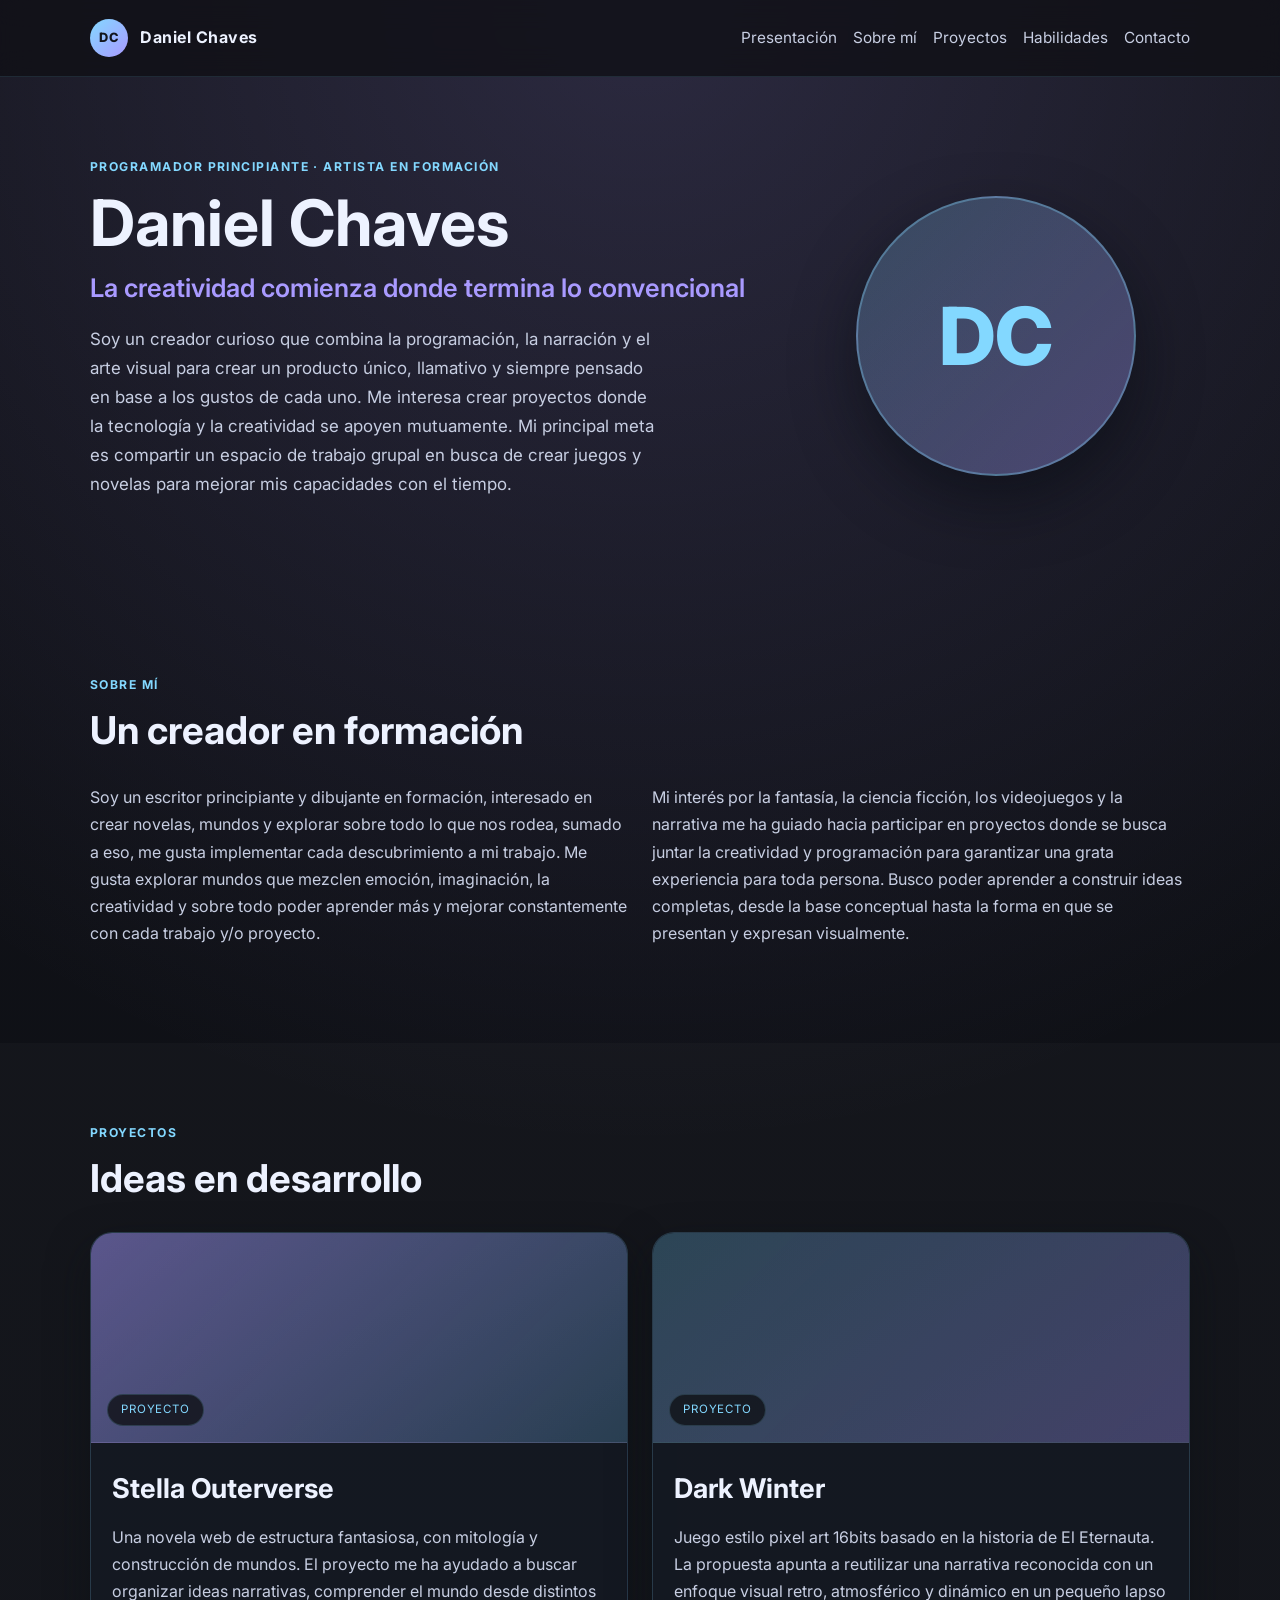
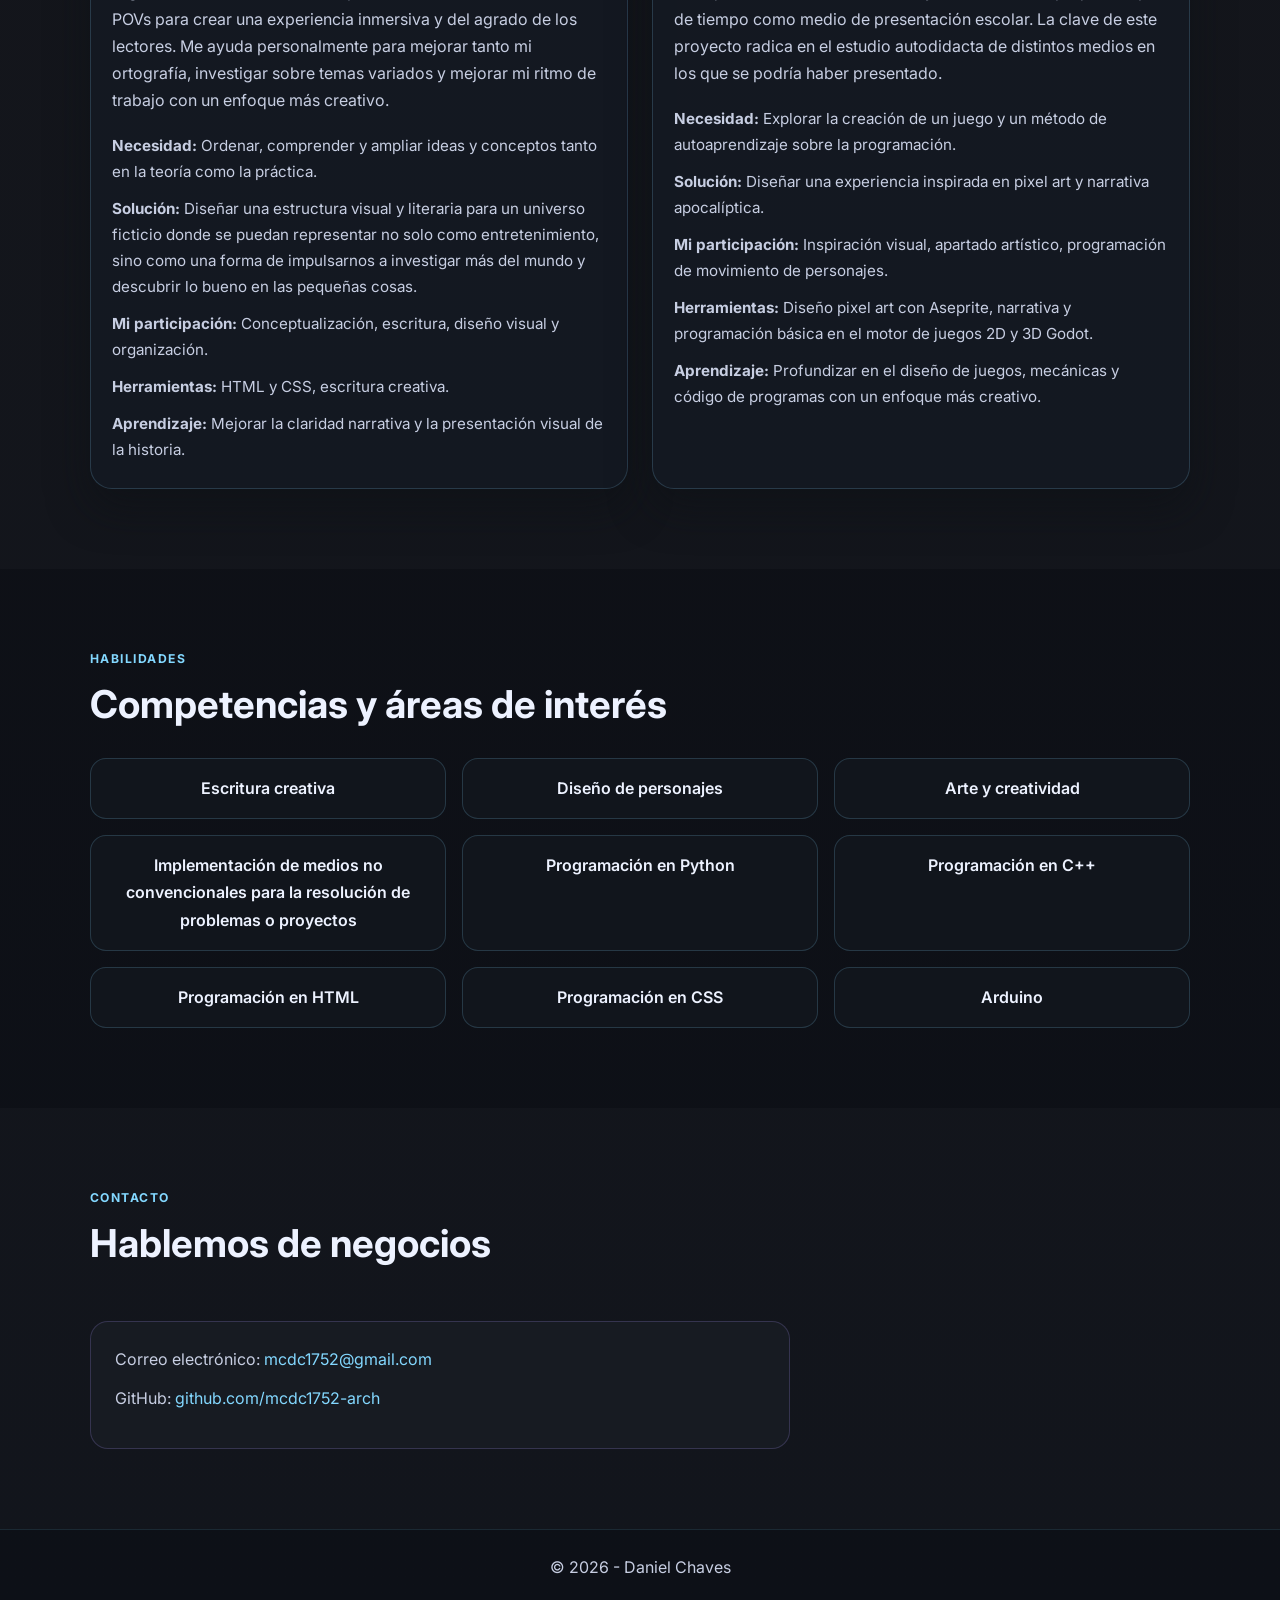
<file: index.html>
<!DOCTYPE html>

<html lang="es">
  <head>
    <meta charset="UTF-8" />
    <meta name="viewport" content="width=device-width, initial-scale=1.0" />
    <meta
      name="description"
      content="Portfolio personal. Programador principiante y artista en formación."
    />
    <title>Daniel Chaves | Portfolio</title>
    <link rel="preconnect" href="https://fonts.googleapis.com" />
    <link rel="preconnect" href="https://fonts.gstatic.com" crossorigin />
    <link
      href="https://fonts.googleapis.com/css2?family=Inter:wght@400;500;600;700;800&display=swap"
      rel="stylesheet"
    />
    <link rel="stylesheet" href="styles.css">
  </head>
  <body>
    <header class="site-header">
      <div class="container header-inner">
        <a class="brand" href="#presentacion" aria-label="Ir a la presentación">
          <span class="brand-mark">DC</span>
          <span>Daniel Chaves</span>
        </a>

        <nav aria-label="Navegación principal">
          <ul class="nav-list">
            <li><a href="#presentacion">Presentación</a></li>
            <li><a href="#sobremi">Sobre mí</a></li>
            <li><a href="#proyectos">Proyectos</a></li>
            <li><a href="#habilidades">Habilidades</a></li>
            <li><a href="#contacto">Contacto</a></li>
          </ul>
        </nav>
      </div>
    </header>

    <main>
      <section id="presentacion" class="hero section-shell">
        <div class="container hero-layout">
          <div class="hero-copy">
            <p class="eyebrow">Programador principiante · Artista en formación</p>
            <h1>Daniel Chaves</h1>
            <p class="tagline">La creatividad comienza donde termina lo convencional</p>
            <p class="intro">
              Soy un creador curioso que combina la programación, la narración y el arte visual para crear un producto único, llamativo y siempre pensado en base a los gustos de cada uno. Me interesa crear proyectos donde la
              tecnología y la creatividad se apoyen mutuamente.
              Mi principal meta es compartir un espacio de trabajo grupal en busca de crear juegos y novelas para mejorar mis capacidades con el tiempo.
            </p>
          </div>

          <div class="hero-visual" aria-label="Avatar con las iniciales DC">
            <div class="avatar" aria-hidden="true">DC</div>
          </div>
        </div>
      </section>

      <section id="sobremi" class="section-shell">
        <div class="container section-inner">
          <div class="section-heading">
            <p class="eyebrow">Sobre mí</p>
            <h2>Un creador en formación</h2>
          </div>

          <div class="about-grid">
            <p>
              Soy un escritor principiante y dibujante en formación, interesado en crear novelas, mundos y explorar sobre todo lo que nos rodea, sumado a eso, me gusta implementar cada descubrimiento a mi trabajo. Me gusta explorar mundos que
              mezclen emoción, imaginación, la creatividad y sobre todo poder aprender más y mejorar constantemente con cada trabajo y/o proyecto.
            </p>

            <p>
              Mi interés por la fantasía, la ciencia ficción, los videojuegos y la narrativa me ha guiado
              hacia participar en proyectos donde se busca juntar la creatividad y programación para garantizar
              una grata experiencia para toda persona.
              Busco poder aprender a construir ideas completas, desde la base conceptual hasta la forma en
              que se presentan y expresan visualmente.
            </p>
          </div>
        </div>
      </section>

      <section id="proyectos" class="section-shell section-alt">
        <div class="container">
          <div class="section-heading">
            <p class="eyebrow">Proyectos</p>
            <h2>Ideas en desarrollo</h2>
          </div>

          <div class="projects-grid">
            <article class="project-card">
              <div class="project-visual visual-stella" aria-label="Ilustración conceptual de Stella Outerverse"></div>

              <div class="project-body">
                <h3>Stella Outerverse</h3>
                <p>
                  Una novela web de estructura fantasiosa, con mitología y construcción de
                  mundos. El proyecto me ha ayudado a buscar organizar ideas narrativas, comprender el mundo desde distintos POVs
                  para crear una experiencia inmersiva y del agrado de los lectores. Me ayuda personalmente para mejorar tanto mi ortografía,
                  investigar sobre temas variados y mejorar mi ritmo de trabajo con un enfoque más creativo.
                </p>

                <div class="project-meta">
                  <span><strong>Necesidad:</strong> Ordenar, comprender y ampliar ideas y conceptos tanto en la teoría como la práctica.</span>
                  <span><strong>Solución:</strong> Diseñar una estructura visual y literaria para un universo ficticio donde se puedan representar no solo como entretenimiento, sino como una forma de impulsarnos a investigar más del mundo y descubrir lo bueno en las pequeñas cosas.</span>
                  <span><strong>Mi participación:</strong> Conceptualización, escritura, diseño visual y organización.</span>
                  <span><strong>Herramientas:</strong> HTML y CSS, escritura creativa.</span>
                  <span><strong>Aprendizaje:</strong> Mejorar la claridad narrativa y la presentación visual de la historia.</span>
                </div>
              </div>
            </article>

            <article class="project-card">
              <div class="project-visual visual-dark-winter" aria-label="Ilustración conceptual de Dark Winter"></div>

              <div class="project-body">
                <h3>Dark Winter</h3>
                <p>
                  Juego estilo pixel art 16bits basado en la historia de El Eternauta. La propuesta
                  apunta a reutilizar una narrativa reconocida con un enfoque visual retro, atmosférico y
                  dinámico en un pequeño lapso de tiempo como medio de presentación escolar.
                  La clave de este proyecto radica en el estudio autodidacta de distintos medios en los que se podría haber presentado.
                </p>

                <div class="project-meta">
                  <span><strong>Necesidad:</strong> Explorar la creación de un juego y un método de autoaprendizaje sobre la programación.</span>
                  <span><strong>Solución:</strong> Diseñar una experiencia inspirada en pixel art y narrativa apocalíptica.</span>
                  <span><strong>Mi participación:</strong> Inspiración visual, apartado artístico, programación de movimiento de personajes.</span>
                  <span><strong>Herramientas:</strong> Diseño pixel art con Aseprite, narrativa y programación básica en el motor de juegos 2D y 3D Godot.</span>
                  <span><strong>Aprendizaje:</strong> Profundizar en el diseño de juegos, mecánicas y código de programas con un enfoque más creativo.</span>
                </div>
              </div>
            </article>
          </div>
        </div>
      </section>

      <section id="habilidades" class="section-shell">
        <div class="container">
          <div class="section-heading">
            <p class="eyebrow">Habilidades</p>
            <h2>Competencias y áreas de interés</h2>
          </div>

          <ul class="skills-list">
            <li>Escritura creativa</li>
            <li>Diseño de personajes</li>
            <li>Arte y creatividad</li>
            <li>Implementación de medios no convencionales para la resolución de problemas o proyectos</li>
            <li>Programación en Python</li>
            <li>Programación en C++</li>
            <li>Programación en HTML</li>
            <li>Programación en CSS</li>
            <li>Arduino</li>
          </ul>
        </div>
      </section>

      <section id="contacto" class="section-shell section-alt">
        <div class="container contact-wrap">
          <div class="section-heading">
            <p class="eyebrow">Contacto</p>
            <h2>Hablemos de negocios</h2>
          </div>

          <div class="contact-card">
            <p>
              Correo electrónico:
              <a href="mailto:mcdc1752@gmail.com"> mcdc1752@gmail.com</a>
            </p>
            <p>
              GitHub:
              <a href="https://github.com/mcdc1752-arch" target="_blank" rel="noreferrer">github.com/mcdc1752-arch</a>
            </p>
          </div>
        </div>
      </section>
    </main>

    <footer class="site-footer">
      <div class="container footer-inner">
        <p>© 2026 - Daniel Chaves</p>
      </div>
    </footer>
  </body>
</html>
</file>
<file: styles.css>
* {
  box-sizing: border-box;
}

:root {
  --bg: #101116;
  --bg-soft: #171b24;
  --panel: rgba(19, 23, 31, 0.84);
  --panel-strong: #1d2330;
  --line: rgba(131, 216, 255, 0.18);
  --text: #edf2ff;
  --muted: #c7cee2;
  --accent: #83d8ff;
  --accent-deep: #55bdf2;
  --lila: #a99aff;
  --lila-soft: #c4b8ff;
  --shadow: rgba(12, 15, 20, 0.5);
}

html {
  scroll-behavior: smooth;
}

body {
  margin: 0;
  font-family: "Inter", Arial, sans-serif;
  background:
    radial-gradient(circle at top, rgba(169, 154, 255, 0.18), transparent 35%),
    linear-gradient(180deg, var(--bg) 0%, #0d1017 100%);
  color: var(--text);
  line-height: 1.7;
}

a {
  color: var(--accent);
  text-decoration: none;
}

a:hover,
a:focus-visible {
  text-decoration: underline;
}

img {
  max-width: 100%;
  display: block;
}

p,
h1,
h2,
h3,
ul {
  margin-top: 0;
}

.container {
  width: min(1100px, calc(100% - 2rem));
  margin: 0 auto;
}

.section-shell {
  padding: 5rem 0;
}

.section-alt {
  background: rgba(255, 255, 255, 0.02);
}

.site-header {
  position: sticky;
  top: 0;
  z-index: 10;
  background: rgba(16, 17, 22, 0.82);
  backdrop-filter: blur(14px);
  border-bottom: 1px solid rgba(131, 216, 255, 0.12);
}

.header-inner {
  display: flex;
  align-items: center;
  justify-content: space-between;
  gap: 1rem;
  min-height: 76px;
}

.brand {
  display: inline-flex;
  align-items: center;
  gap: 0.75rem;
  font-weight: 700;
  color: var(--text);
  letter-spacing: 0.03em;
}

.brand-mark {
  width: 2.4rem;
  height: 2.4rem;
  border-radius: 50%;
  display: grid;
  place-items: center;
  background: linear-gradient(135deg, var(--accent), var(--lila));
  color: #12151d;
  font-size: 0.8rem;
  font-weight: 800;
}

.nav-list {
  display: flex;
  flex-wrap: wrap;
  gap: 1rem;
  list-style: none;
  padding: 0;
  margin: 0;
}

.nav-list a {
  color: var(--muted);
  font-size: 0.96rem;
  transition: color 0.2s ease;
}

.nav-list a:hover,
.nav-list a:focus-visible {
  color: var(--accent);
}

.hero-layout {
  display: grid;
  grid-template-columns: 1.4fr 0.8fr;
  gap: 2rem;
  align-items: center;
}

.eyebrow {
  color: var(--accent);
  letter-spacing: 0.12em;
  text-transform: uppercase;
  font-size: 0.76rem;
  font-weight: 700;
}

.hero h1 {
  font-size: clamp(2.6rem, 5vw, 5rem);
  line-height: 1.04;
  margin-bottom: 0.6rem;
}

.tagline {
  font-size: clamp(1.3rem, 2vw, 2.1rem);
  color: var(--lila);
  font-weight: 600;
  margin-bottom: 1rem;
}

.intro {
  max-width: 52ch;
  color: var(--muted);
  font-size: 1.06rem;
}

.hero-visual {
  display: flex;
  justify-content: center;
}

.avatar {
  width: min(280px, 72vw);
  aspect-ratio: 1;
  display: grid;
  place-items: center;
  border-radius: 50%;
  background: linear-gradient(
    135deg,
    rgba(131, 216, 255, 0.22),
    rgba(169, 154, 255, 0.35)
  );
  border: 2px solid rgba(131, 216, 255, 0.35);
  font-size: clamp(3rem, 7vw, 5rem);
  font-weight: 800;
  color: var(--accent);
  box-shadow: 0 25px 60px rgba(5, 10, 16, 0.5);
}

.section-heading {
  max-width: 700px;
  margin-bottom: 2rem;
}

.section-heading h2 {
  font-size: clamp(2rem, 3vw, 3rem);
  line-height: 1.15;
  margin-bottom: 0;
}

.about-grid {
  display: grid;
  grid-template-columns: repeat(2, minmax(0, 1fr));
  gap: 1.5rem;
  color: var(--muted);
}

.projects-grid {
  display: grid;
  grid-template-columns: repeat(2, minmax(0, 1fr));
  gap: 1.5rem;
}

.project-card {
  background: rgba(21, 25, 35, 0.9);
  border: 1px solid var(--line);
  border-radius: 22px;
  overflow: hidden;
  box-shadow: 0 18px 40px var(--shadow);
}

.project-visual {
  min-height: 210px;
  border-bottom: 1px solid rgba(255, 255, 255, 0.06);
  background-size: cover;
  background-position: center;
  position: relative;
}

.project-visual::after {
  content: "Proyecto";
  position: absolute;
  left: 1rem;
  bottom: 1rem;
  padding: 0.35rem 0.8rem;
  border-radius: 999px;
  background: rgba(16, 17, 22, 0.8);
  border: 1px solid rgba(131, 216, 255, 0.18);
  color: var(--accent);
  font-size: 0.72rem;
  letter-spacing: 0.08em;
  text-transform: uppercase;
}

.visual-stella {
  background:
    linear-gradient(
      135deg,
      rgba(169, 154, 255, 0.45),
      rgba(131, 216, 255, 0.22)
    ),
    linear-gradient(160deg, #1a1e2d 0%, #0f1320 100%);
}

.visual-dark-winter {
  background:
    linear-gradient(
      135deg,
      rgba(131, 216, 255, 0.25),
      rgba(169, 154, 255, 0.3)
    ),
    linear-gradient(160deg, #0f141d 0%, #171b27 100%);
}

.project-body {
  padding: 1.4rem 1.3rem 1.6rem;
}

.project-body h3 {
  font-size: 1.7rem;
  margin-bottom: 0.75rem;
}

.project-body p {
  color: var(--muted);
}

.project-meta {
  display: grid;
  gap: 0.7rem;
  margin-top: 1.2rem;
}

.project-meta span {
  color: var(--muted);
  font-size: 0.95rem;
}

.skills-list {
  display: grid;
  grid-template-columns: repeat(3, minmax(0, 1fr));
  gap: 1rem;
  list-style: none;
  padding: 0;
  margin: 0;
}

.skills-list li {
  background: rgba(19, 23, 31, 0.8);
  border: 1px solid rgba(131, 216, 255, 0.18);
  border-radius: 16px;
  padding: 1rem 1.1rem;
  color: var(--text);
  text-align: center;
  font-weight: 600;
}

.contact-wrap {
  display: grid;
  gap: 1.5rem;
}

.contact-card {
  max-width: 700px;
  padding: 1.5rem;
  border-radius: 18px;
  background: rgba(25, 28, 36, 0.9);
  border: 1px solid rgba(169, 154, 255, 0.2);
}

.contact-card p {
  margin-bottom: 0.75rem;
  color: var(--muted);
}

.site-footer {
  border-top: 1px solid rgba(131, 216, 255, 0.12);
  padding: 1.5rem 0 2.25rem;
}

.footer-inner {
  display: flex;
  justify-content: center;
}

.footer-inner p {
  margin: 0;
  color: var(--muted);
}

@media (max-width: 760px) {
  .header-inner {
    flex-direction: column;
    justify-content: center;
    padding: 1rem 0;
  }

  .nav-list {
    justify-content: center;
  }

  .hero-layout,
  .about-grid,
  .projects-grid,
  .skills-list {
    grid-template-columns: 1fr;
  }

  .section-shell {
    padding: 4rem 0;
  }

  .brand {
    font-size: 0.95rem;
  }

  .project-body h3 {
    font-size: 1.5rem;
  }
}

@media (prefers-reduced-motion: reduce) {
  html {
    scroll-behavior: auto;
  }

  * {
    transition: none !important;
  }
}
</file>
